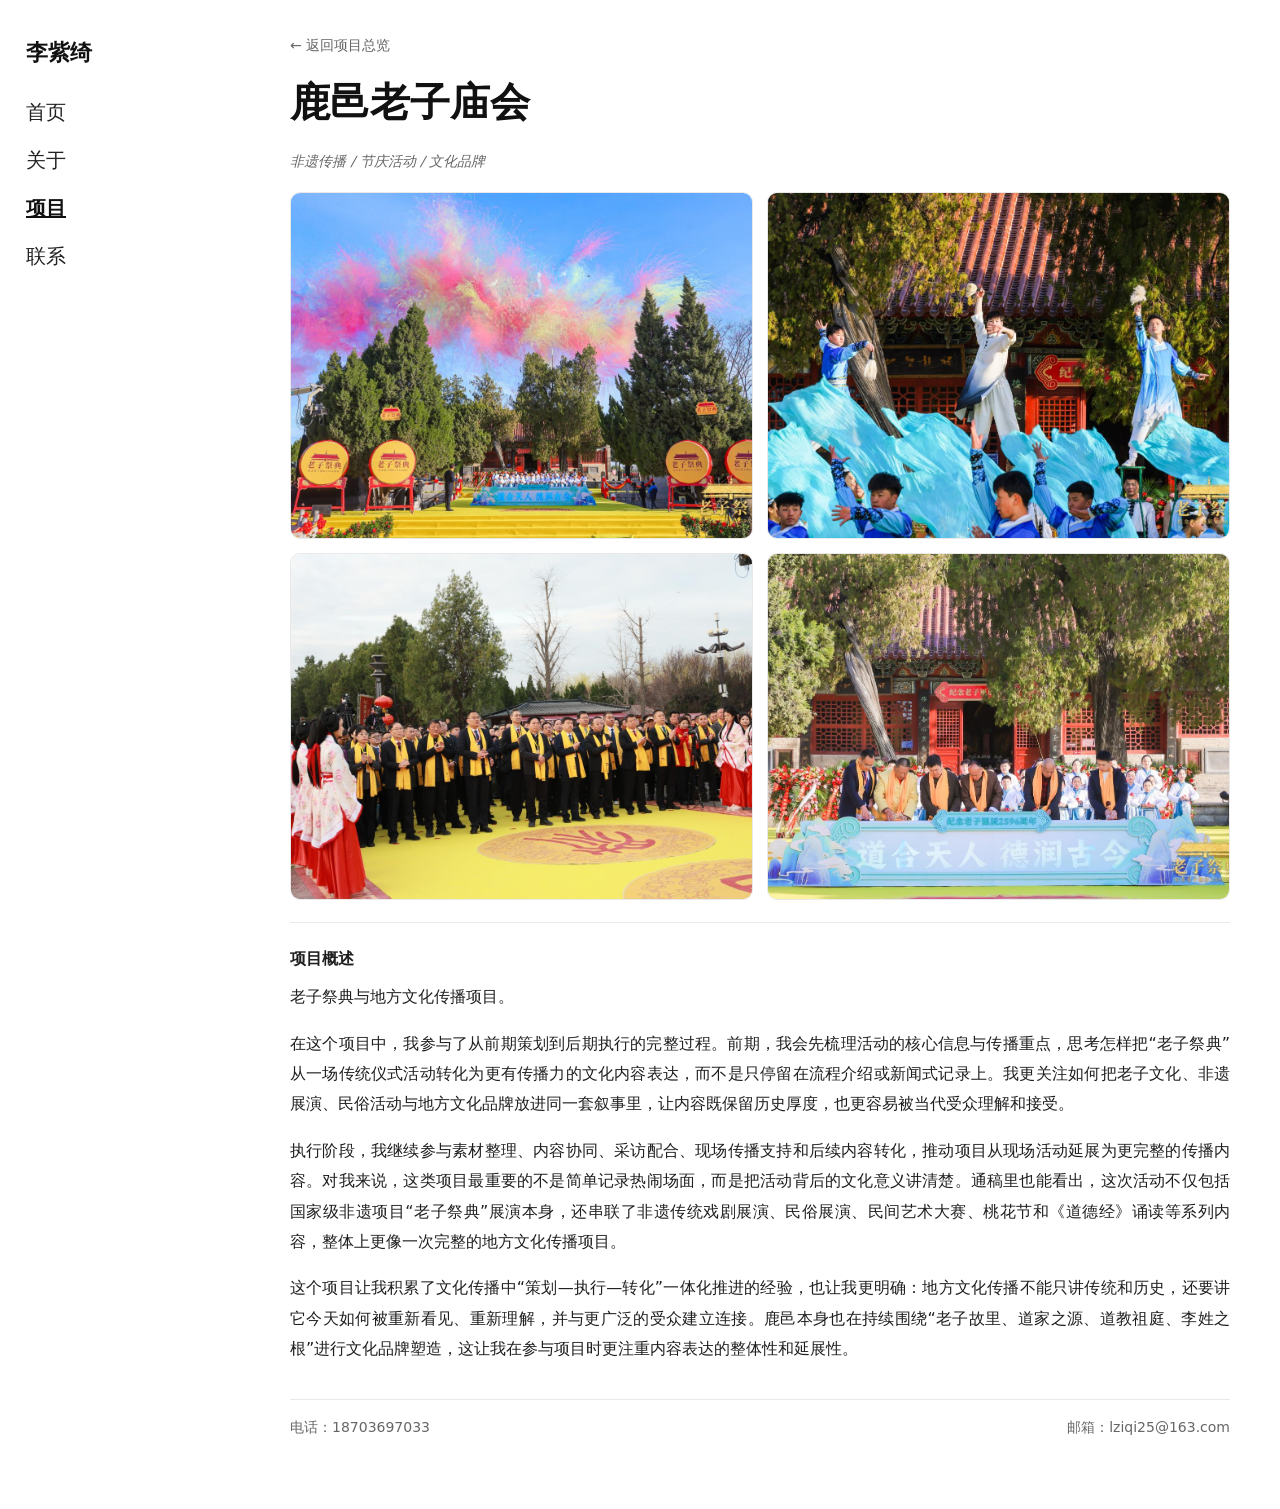
<file: case-laozi.html>
<!DOCTYPE html>
<html lang="zh-CN">
<head>
  <meta charset="UTF-8" />
  <meta name="viewport" content="width=device-width, initial-scale=1.0" />
  <title>李紫绮 | 鹿邑老子庙会</title>
  <link rel="stylesheet" href="styles.css" />
</head>
<body class="left-nav-layout">
  <header class="topbar font-sans">
    <div class="wrap topbar-inner">
      <div class="site-title"><a href="index.html">李紫绮</a></div>
      <nav class="nav">
        <a href="index.html">首页</a>
        <a href="about.html">关于</a>
        <a href="words.html" aria-current="page">项目</a>
        <a href="contact.html">联系</a>
      </nav>
    </div>
  </header>

  <main class="wrap page font-sans">
    <p class="case-back"><a href="words.html">← 返回项目总览</a></p>
    <h1 class="page-title">鹿邑老子庙会</h1>
    <p class="byline">非遗传播 / 节庆活动 / 文化品牌</p>

    <div class="case-gallery">
      <img src="IMG_7443.JPG" alt="鹿邑老子庙会项目图片1" />
      <img src="IMG_7444.JPG" alt="鹿邑老子庙会项目图片2" />
      <img src="IMG_7445.JPG" alt="鹿邑老子庙会项目图片3" />
      <img src="IMG_7446.JPG" alt="鹿邑老子庙会项目图片4" />
    </div>

    <div class="rule"></div>

    <article class="prose case-prose">
      <div class="section-head">项目概述</div>
      <p>老子祭典与地方文化传播项目。</p>
      <p>在这个项目中，我参与了从前期策划到后期执行的完整过程。前期，我会先梳理活动的核心信息与传播重点，思考怎样把“老子祭典”从一场传统仪式活动转化为更有传播力的文化内容表达，而不是只停留在流程介绍或新闻式记录上。我更关注如何把老子文化、非遗展演、民俗活动与地方文化品牌放进同一套叙事里，让内容既保留历史厚度，也更容易被当代受众理解和接受。</p>
      <p>执行阶段，我继续参与素材整理、内容协同、采访配合、现场传播支持和后续内容转化，推动项目从现场活动延展为更完整的传播内容。对我来说，这类项目最重要的不是简单记录热闹场面，而是把活动背后的文化意义讲清楚。通稿里也能看出，这次活动不仅包括国家级非遗项目“老子祭典”展演本身，还串联了非遗传统戏剧展演、民俗展演、民间艺术大赛、桃花节和《道德经》诵读等系列内容，整体上更像一次完整的地方文化传播项目。</p>
      <p>这个项目让我积累了文化传播中“策划—执行—转化”一体化推进的经验，也让我更明确：地方文化传播不能只讲传统和历史，还要讲它今天如何被重新看见、重新理解，并与更广泛的受众建立连接。鹿邑本身也在持续围绕“老子故里、道家之源、道教祖庭、李姓之根”进行文化品牌塑造，这让我在参与项目时更注重内容表达的整体性和延展性。</p>
    </article>

    <div class="footer">
      <span>电话：18703697033</span>
      <span>邮箱：lziqi25@163.com</span>
    </div>
  </main>
</body>
</html>
</file>
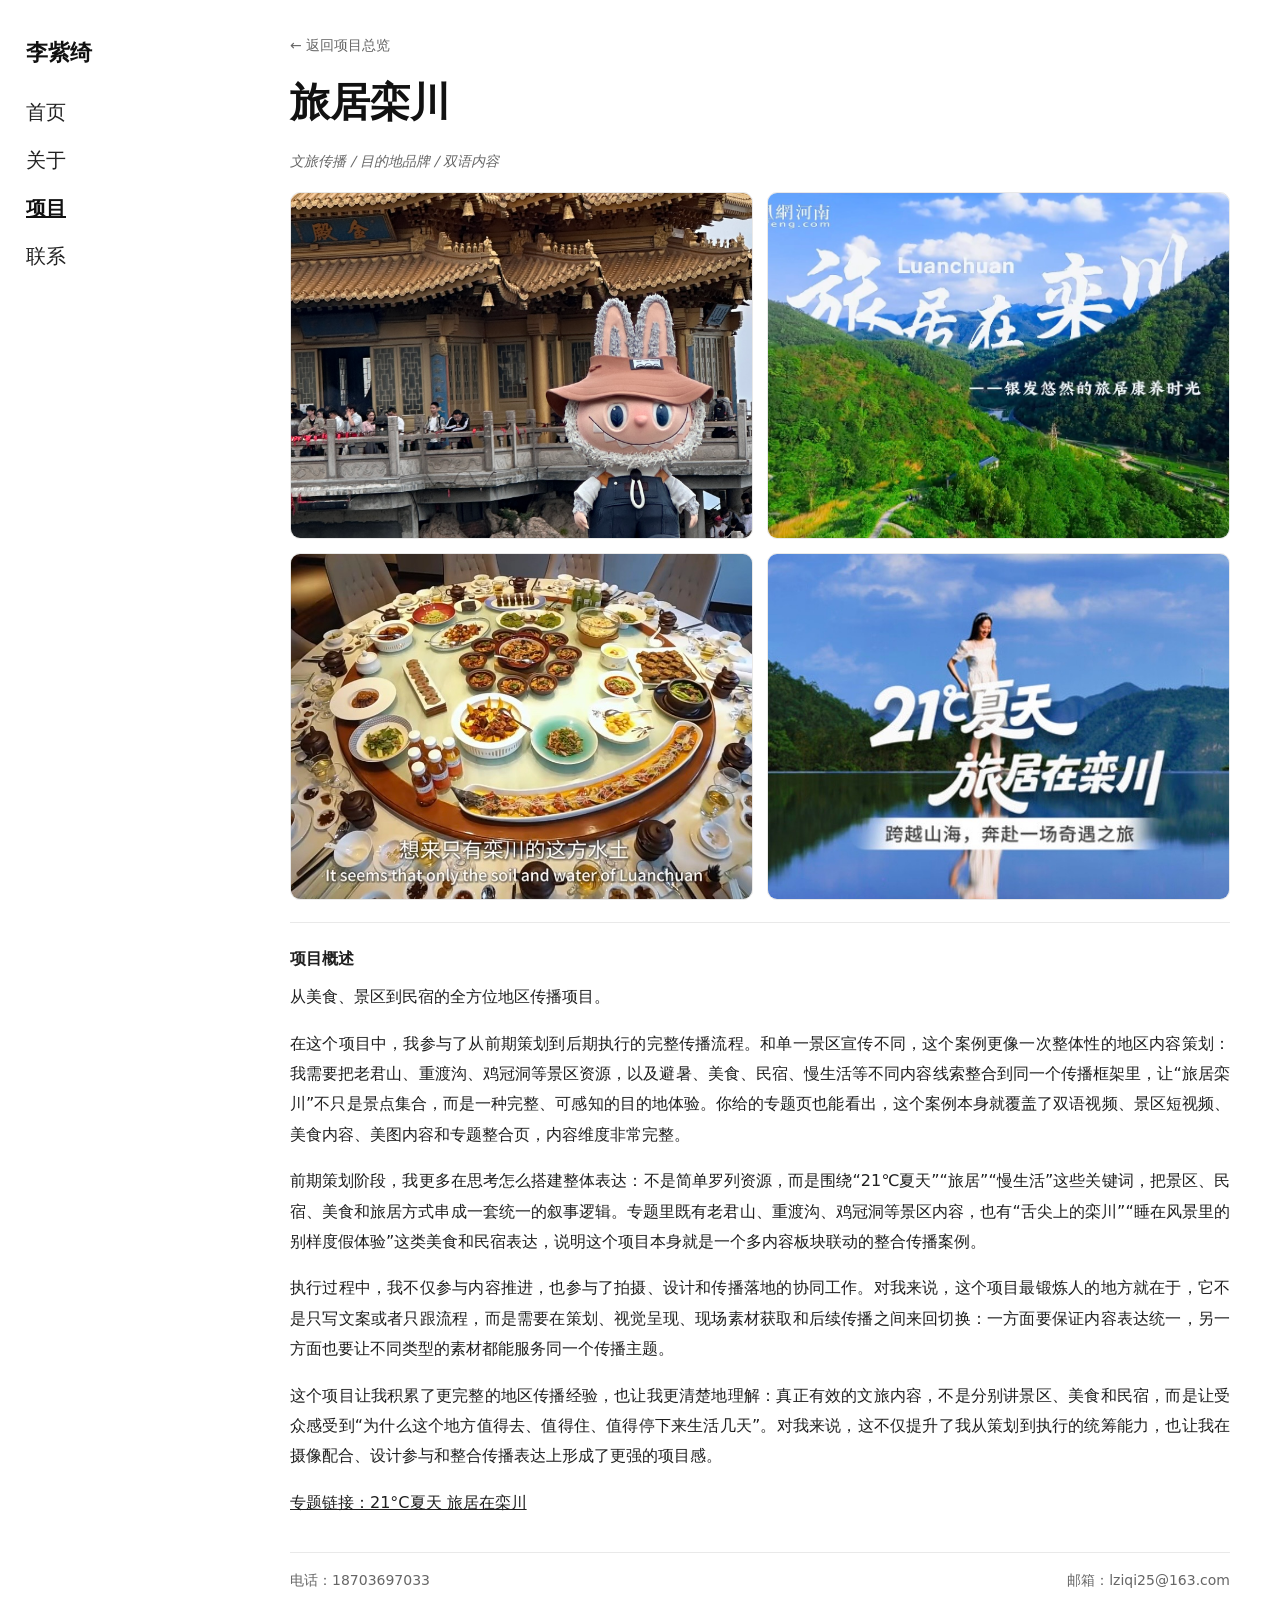
<file: case-luanchuan.html>
<!DOCTYPE html>
<html lang="zh-CN">
<head>
  <meta charset="UTF-8" />
  <meta name="viewport" content="width=device-width, initial-scale=1.0" />
  <title>李紫绮 | 旅居栾川</title>
  <link rel="stylesheet" href="styles.css" />
</head>
<body class="left-nav-layout">
  <header class="topbar font-sans">
    <div class="wrap topbar-inner">
      <div class="site-title"><a href="index.html">李紫绮</a></div>
      <nav class="nav">
        <a href="index.html">首页</a>
        <a href="about.html">关于</a>
        <a href="words.html" aria-current="page">项目</a>
        <a href="contact.html">联系</a>
      </nav>
    </div>
  </header>

  <main class="wrap page font-sans">
    <p class="case-back"><a href="words.html">← 返回项目总览</a></p>
    <h1 class="page-title">旅居栾川</h1>
    <p class="byline">文旅传播 / 目的地品牌 / 双语内容</p>

    <div class="case-gallery">
      <img src="IMG_1974.JPG" alt="旅居栾川项目图片1" />
      <img src="IMG_7423.jpg" alt="旅居栾川项目图片2" />
      <img src="IMG_7430.jpg" alt="旅居栾川项目图片3" />
      <img src="IMG_7432.jpg" alt="旅居栾川项目图片4" />
    </div>

    <div class="rule"></div>

    <article class="prose case-prose">
      <div class="section-head">项目概述</div>
      <p>从美食、景区到民宿的全方位地区传播项目。</p>
      <p>在这个项目中，我参与了从前期策划到后期执行的完整传播流程。和单一景区宣传不同，这个案例更像一次整体性的地区内容策划：我需要把老君山、重渡沟、鸡冠洞等景区资源，以及避暑、美食、民宿、慢生活等不同内容线索整合到同一个传播框架里，让“旅居栾川”不只是景点集合，而是一种完整、可感知的目的地体验。你给的专题页也能看出，这个案例本身就覆盖了双语视频、景区短视频、美食内容、美图内容和专题整合页，内容维度非常完整。</p>
      <p>前期策划阶段，我更多在思考怎么搭建整体表达：不是简单罗列资源，而是围绕“21℃夏天”“旅居”“慢生活”这些关键词，把景区、民宿、美食和旅居方式串成一套统一的叙事逻辑。专题里既有老君山、重渡沟、鸡冠洞等景区内容，也有“舌尖上的栾川”“睡在风景里的别样度假体验”这类美食和民宿表达，说明这个项目本身就是一个多内容板块联动的整合传播案例。</p>
      <p>执行过程中，我不仅参与内容推进，也参与了拍摄、设计和传播落地的协同工作。对我来说，这个项目最锻炼人的地方就在于，它不是只写文案或者只跟流程，而是需要在策划、视觉呈现、现场素材获取和后续传播之间来回切换：一方面要保证内容表达统一，另一方面也要让不同类型的素材都能服务同一个传播主题。</p>
      <p>这个项目让我积累了更完整的地区传播经验，也让我更清楚地理解：真正有效的文旅内容，不是分别讲景区、美食和民宿，而是让受众感受到“为什么这个地方值得去、值得住、值得停下来生活几天”。对我来说，这不仅提升了我从策划到执行的统筹能力，也让我在摄像配合、设计参与和整合传播表达上形成了更强的项目感。</p>
      <p><a href="https://ishare.ifeng.com/c/s/8kVB9BqyrIG?aman=409233Ad79K08e8c31L49ee624Na00u7e8q250040e&gud=1a204P166A279S800p000E004" target="_blank" rel="noopener noreferrer">专题链接：21°C夏天 旅居在栾川</a></p>
    </article>

    <div class="footer">
      <span>电话：18703697033</span>
      <span>邮箱：lziqi25@163.com</span>
    </div>
  </main>
</body>
</html>
</file>
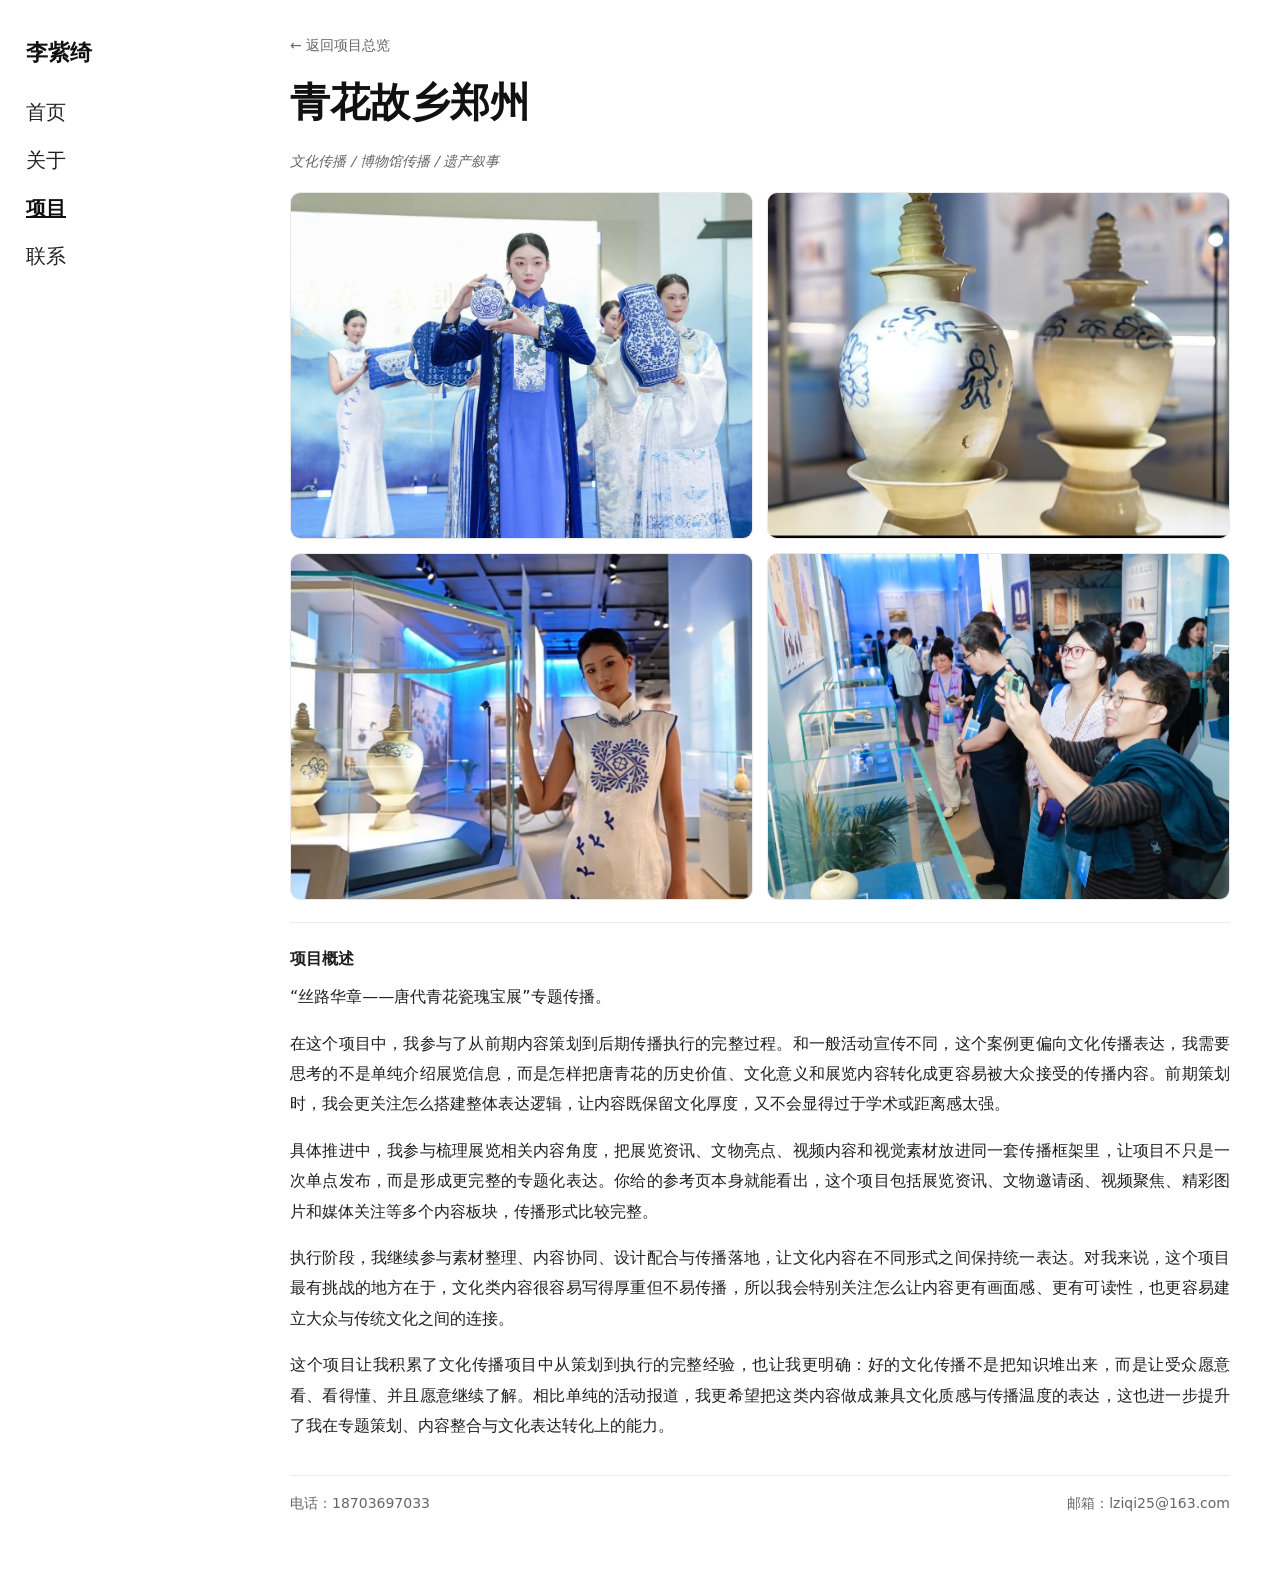
<file: case-qinghua.html>
<!DOCTYPE html>
<html lang="zh-CN">
<head>
  <meta charset="UTF-8" />
  <meta name="viewport" content="width=device-width, initial-scale=1.0" />
  <title>李紫绮 | 青花故乡郑州</title>
  <link rel="stylesheet" href="styles.css" />
</head>
<body class="left-nav-layout">
  <header class="topbar font-sans">
    <div class="wrap topbar-inner">
      <div class="site-title"><a href="index.html">李紫绮</a></div>
      <nav class="nav">
        <a href="index.html">首页</a>
        <a href="about.html">关于</a>
        <a href="words.html" aria-current="page">项目</a>
        <a href="contact.html">联系</a>
      </nav>
    </div>
  </header>

  <main class="wrap page font-sans">
    <p class="case-back"><a href="words.html">← 返回项目总览</a></p>
    <h1 class="page-title">青花故乡郑州</h1>
    <p class="byline">文化传播 / 博物馆传播 / 遗产叙事</p>

    <div class="case-gallery">
      <img src="IMG_7437.jpg" alt="青花故乡郑州项目图片1" />
      <img src="IMG_7439.jpg" alt="青花故乡郑州项目图片2" />
      <img src="IMG_7440.jpg" alt="青花故乡郑州项目图片3" />
      <img src="IMG_7442.jpg" alt="青花故乡郑州项目图片4" />
    </div>

    <div class="rule"></div>

    <article class="prose case-prose">
      <div class="section-head">项目概述</div>
      <p>“丝路华章——唐代青花瓷瑰宝展”专题传播。</p>
      <p>在这个项目中，我参与了从前期内容策划到后期传播执行的完整过程。和一般活动宣传不同，这个案例更偏向文化传播表达，我需要思考的不是单纯介绍展览信息，而是怎样把唐青花的历史价值、文化意义和展览内容转化成更容易被大众接受的传播内容。前期策划时，我会更关注怎么搭建整体表达逻辑，让内容既保留文化厚度，又不会显得过于学术或距离感太强。</p>
      <p>具体推进中，我参与梳理展览相关内容角度，把展览资讯、文物亮点、视频内容和视觉素材放进同一套传播框架里，让项目不只是一次单点发布，而是形成更完整的专题化表达。你给的参考页本身就能看出，这个项目包括展览资讯、文物邀请函、视频聚焦、精彩图片和媒体关注等多个内容板块，传播形式比较完整。</p>
      <p>执行阶段，我继续参与素材整理、内容协同、设计配合与传播落地，让文化内容在不同形式之间保持统一表达。对我来说，这个项目最有挑战的地方在于，文化类内容很容易写得厚重但不易传播，所以我会特别关注怎么让内容更有画面感、更有可读性，也更容易建立大众与传统文化之间的连接。</p>
      <p>这个项目让我积累了文化传播项目中从策划到执行的完整经验，也让我更明确：好的文化传播不是把知识堆出来，而是让受众愿意看、看得懂、并且愿意继续了解。相比单纯的活动报道，我更希望把这类内容做成兼具文化质感与传播温度的表达，这也进一步提升了我在专题策划、内容整合与文化表达转化上的能力。</p>
    </article>

    <div class="footer">
      <span>电话：18703697033</span>
      <span>邮箱：lziqi25@163.com</span>
    </div>
  </main>
</body>
</html>
</file>
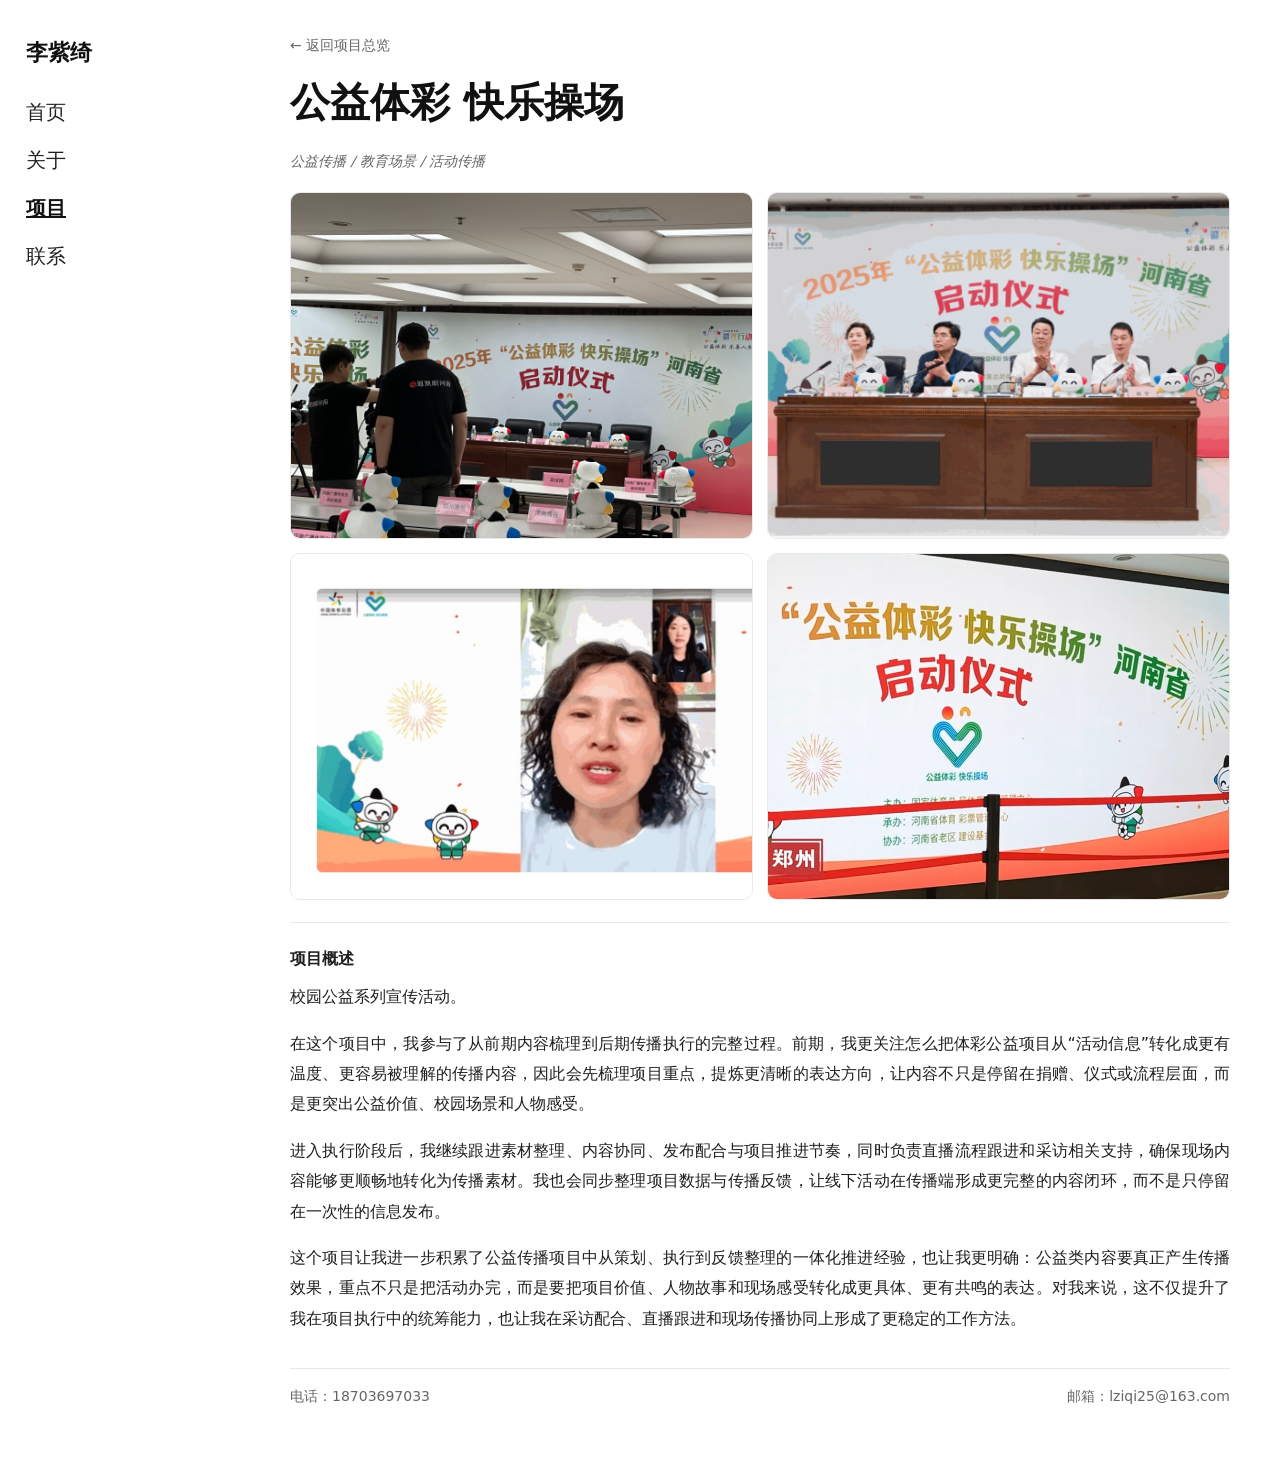
<file: case-ticai.html>
<!DOCTYPE html>
<html lang="zh-CN">
<head>
  <meta charset="UTF-8" />
  <meta name="viewport" content="width=device-width, initial-scale=1.0" />
  <title>李紫绮 | 公益体彩 快乐操场</title>
  <link rel="stylesheet" href="styles.css" />
</head>
<body class="left-nav-layout">
  <header class="topbar font-sans">
    <div class="wrap topbar-inner">
      <div class="site-title"><a href="index.html">李紫绮</a></div>
      <nav class="nav">
        <a href="index.html">首页</a>
        <a href="about.html">关于</a>
        <a href="words.html" aria-current="page">项目</a>
        <a href="contact.html">联系</a>
      </nav>
    </div>
  </header>

  <main class="wrap page font-sans">
    <p class="case-back"><a href="words.html">← 返回项目总览</a></p>
    <h1 class="page-title">公益体彩 快乐操场</h1>
    <p class="byline">公益传播 / 教育场景 / 活动传播</p>

    <div class="case-gallery">
      <img src="IMG_0602.JPG" alt="公益体彩快乐操场项目图片1" />
      <img src="IMG_7418.jpg" alt="公益体彩快乐操场项目图片2" />
      <img src="IMG_7419.jpg" alt="公益体彩快乐操场项目图片3" />
      <img src="IMG_7422.jpg" alt="公益体彩快乐操场项目图片4" />
    </div>

    <div class="rule"></div>

    <article class="prose case-prose">
      <div class="section-head">项目概述</div>
      <p>校园公益系列宣传活动。</p>
      <p>在这个项目中，我参与了从前期内容梳理到后期传播执行的完整过程。前期，我更关注怎么把体彩公益项目从“活动信息”转化成更有温度、更容易被理解的传播内容，因此会先梳理项目重点，提炼更清晰的表达方向，让内容不只是停留在捐赠、仪式或流程层面，而是更突出公益价值、校园场景和人物感受。</p>
      <p>进入执行阶段后，我继续跟进素材整理、内容协同、发布配合与项目推进节奏，同时负责直播流程跟进和采访相关支持，确保现场内容能够更顺畅地转化为传播素材。我也会同步整理项目数据与传播反馈，让线下活动在传播端形成更完整的内容闭环，而不是只停留在一次性的信息发布。</p>
      <p>这个项目让我进一步积累了公益传播项目中从策划、执行到反馈整理的一体化推进经验，也让我更明确：公益类内容要真正产生传播效果，重点不只是把活动办完，而是要把项目价值、人物故事和现场感受转化成更具体、更有共鸣的表达。对我来说，这不仅提升了我在项目执行中的统筹能力，也让我在采访配合、直播跟进和现场传播协同上形成了更稳定的工作方法。</p>
    </article>

    <div class="footer">
      <span>电话：18703697033</span>
      <span>邮箱：lziqi25@163.com</span>
    </div>
  </main>
</body>
</html>
</file>
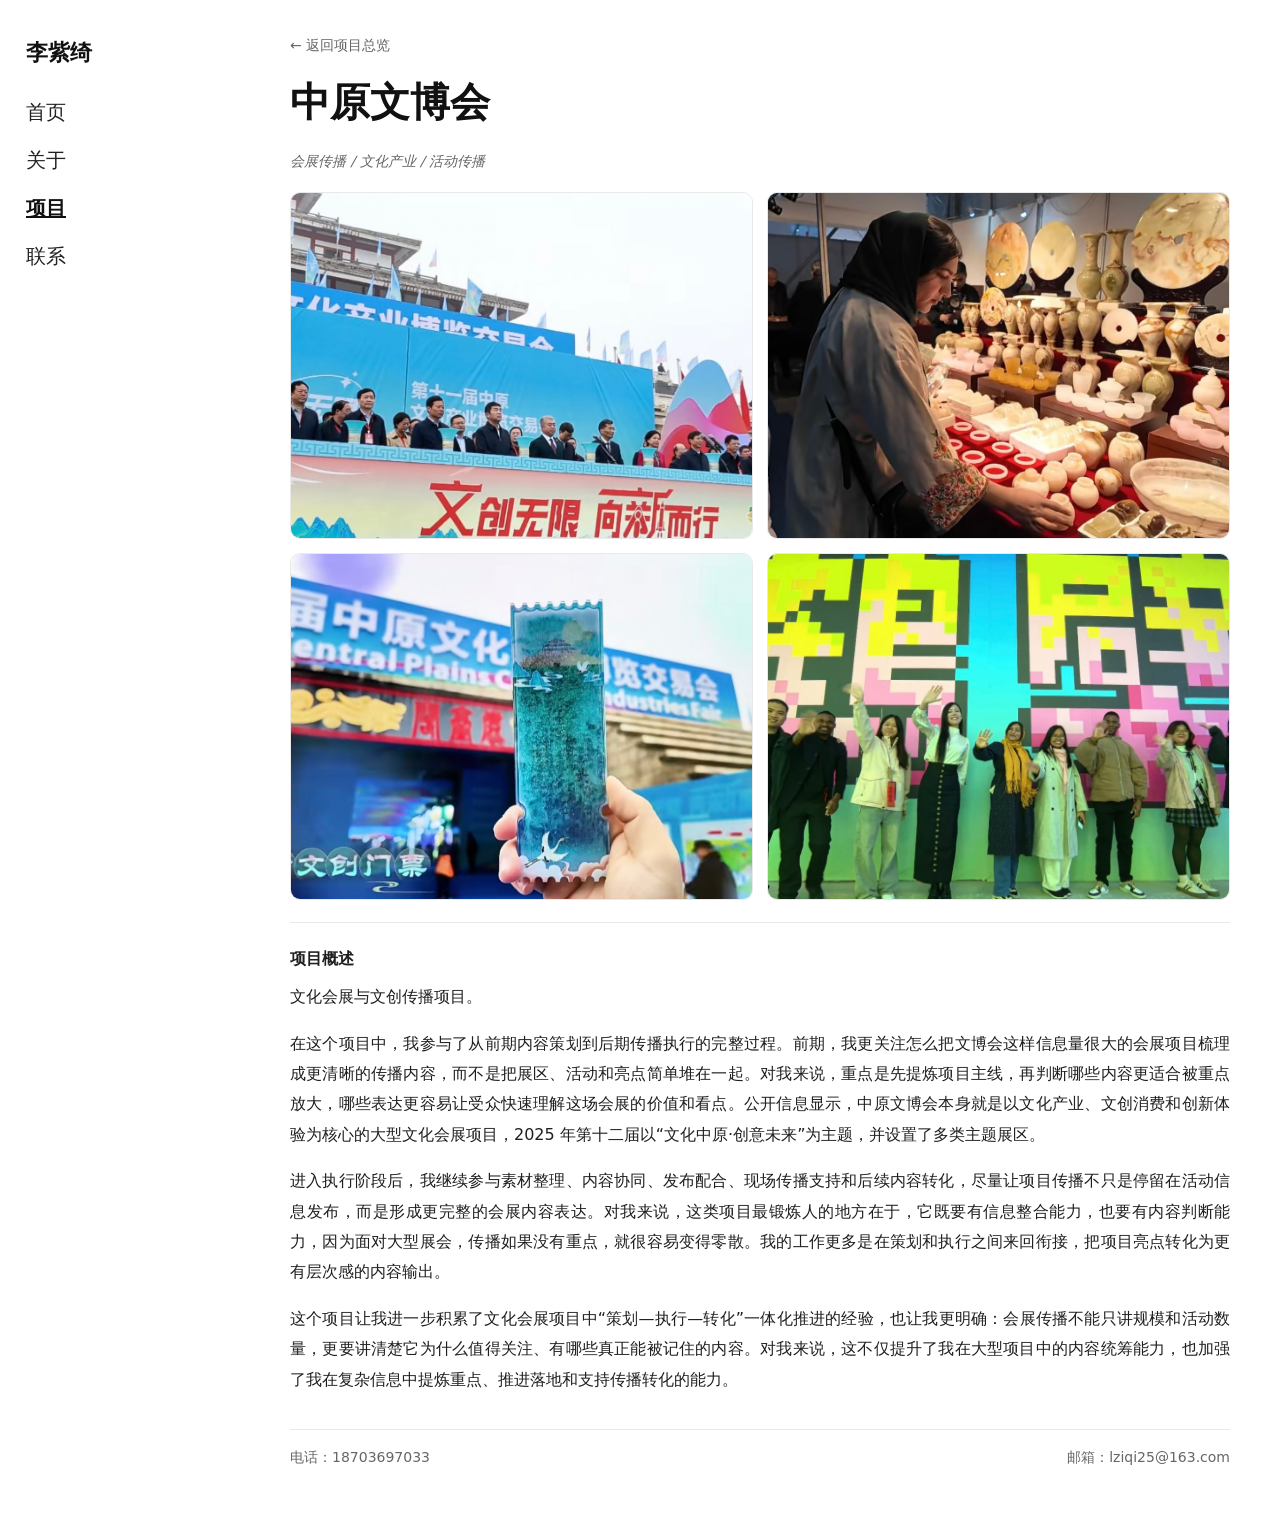
<file: case-wenbohui.html>
<!DOCTYPE html>
<html lang="zh-CN">
<head>
  <meta charset="UTF-8" />
  <meta name="viewport" content="width=device-width, initial-scale=1.0" />
  <title>李紫绮 | 中原文博会</title>
  <link rel="stylesheet" href="styles.css" />
</head>
<body class="left-nav-layout">
  <header class="topbar font-sans">
    <div class="wrap topbar-inner">
      <div class="site-title"><a href="index.html">李紫绮</a></div>
      <nav class="nav">
        <a href="index.html">首页</a>
        <a href="about.html">关于</a>
        <a href="words.html" aria-current="page">项目</a>
        <a href="contact.html">联系</a>
      </nav>
    </div>
  </header>

  <main class="wrap page font-sans">
    <p class="case-back"><a href="words.html">← 返回项目总览</a></p>
    <h1 class="page-title">中原文博会</h1>
    <p class="byline">会展传播 / 文化产业 / 活动传播</p>

    <div class="case-gallery">
      <img src="IMG_7448.jpg" alt="中原文博会项目图片1" />
      <img src="IMG_7449.jpg" alt="中原文博会项目图片2" />
      <img src="IMG_7452.jpg" alt="中原文博会项目图片3" />
      <img src="IMG_9368.jpg" alt="中原文博会项目图片4" />
    </div>

    <div class="rule"></div>

    <article class="prose case-prose">
      <div class="section-head">项目概述</div>
      <p>文化会展与文创传播项目。</p>
      <p>在这个项目中，我参与了从前期内容策划到后期传播执行的完整过程。前期，我更关注怎么把文博会这样信息量很大的会展项目梳理成更清晰的传播内容，而不是把展区、活动和亮点简单堆在一起。对我来说，重点是先提炼项目主线，再判断哪些内容更适合被重点放大，哪些表达更容易让受众快速理解这场会展的价值和看点。公开信息显示，中原文博会本身就是以文化产业、文创消费和创新体验为核心的大型文化会展项目，2025 年第十二届以“文化中原·创意未来”为主题，并设置了多类主题展区。</p>
      <p>进入执行阶段后，我继续参与素材整理、内容协同、发布配合、现场传播支持和后续内容转化，尽量让项目传播不只是停留在活动信息发布，而是形成更完整的会展内容表达。对我来说，这类项目最锻炼人的地方在于，它既要有信息整合能力，也要有内容判断能力，因为面对大型展会，传播如果没有重点，就很容易变得零散。我的工作更多是在策划和执行之间来回衔接，把项目亮点转化为更有层次感的内容输出。</p>
      <p>这个项目让我进一步积累了文化会展项目中“策划—执行—转化”一体化推进的经验，也让我更明确：会展传播不能只讲规模和活动数量，更要讲清楚它为什么值得关注、有哪些真正能被记住的内容。对我来说，这不仅提升了我在大型项目中的内容统筹能力，也加强了我在复杂信息中提炼重点、推进落地和支持传播转化的能力。</p>
    </article>

    <div class="footer">
      <span>电话：18703697033</span>
      <span>邮箱：lziqi25@163.com</span>
    </div>
  </main>
</body>
</html>
</file>
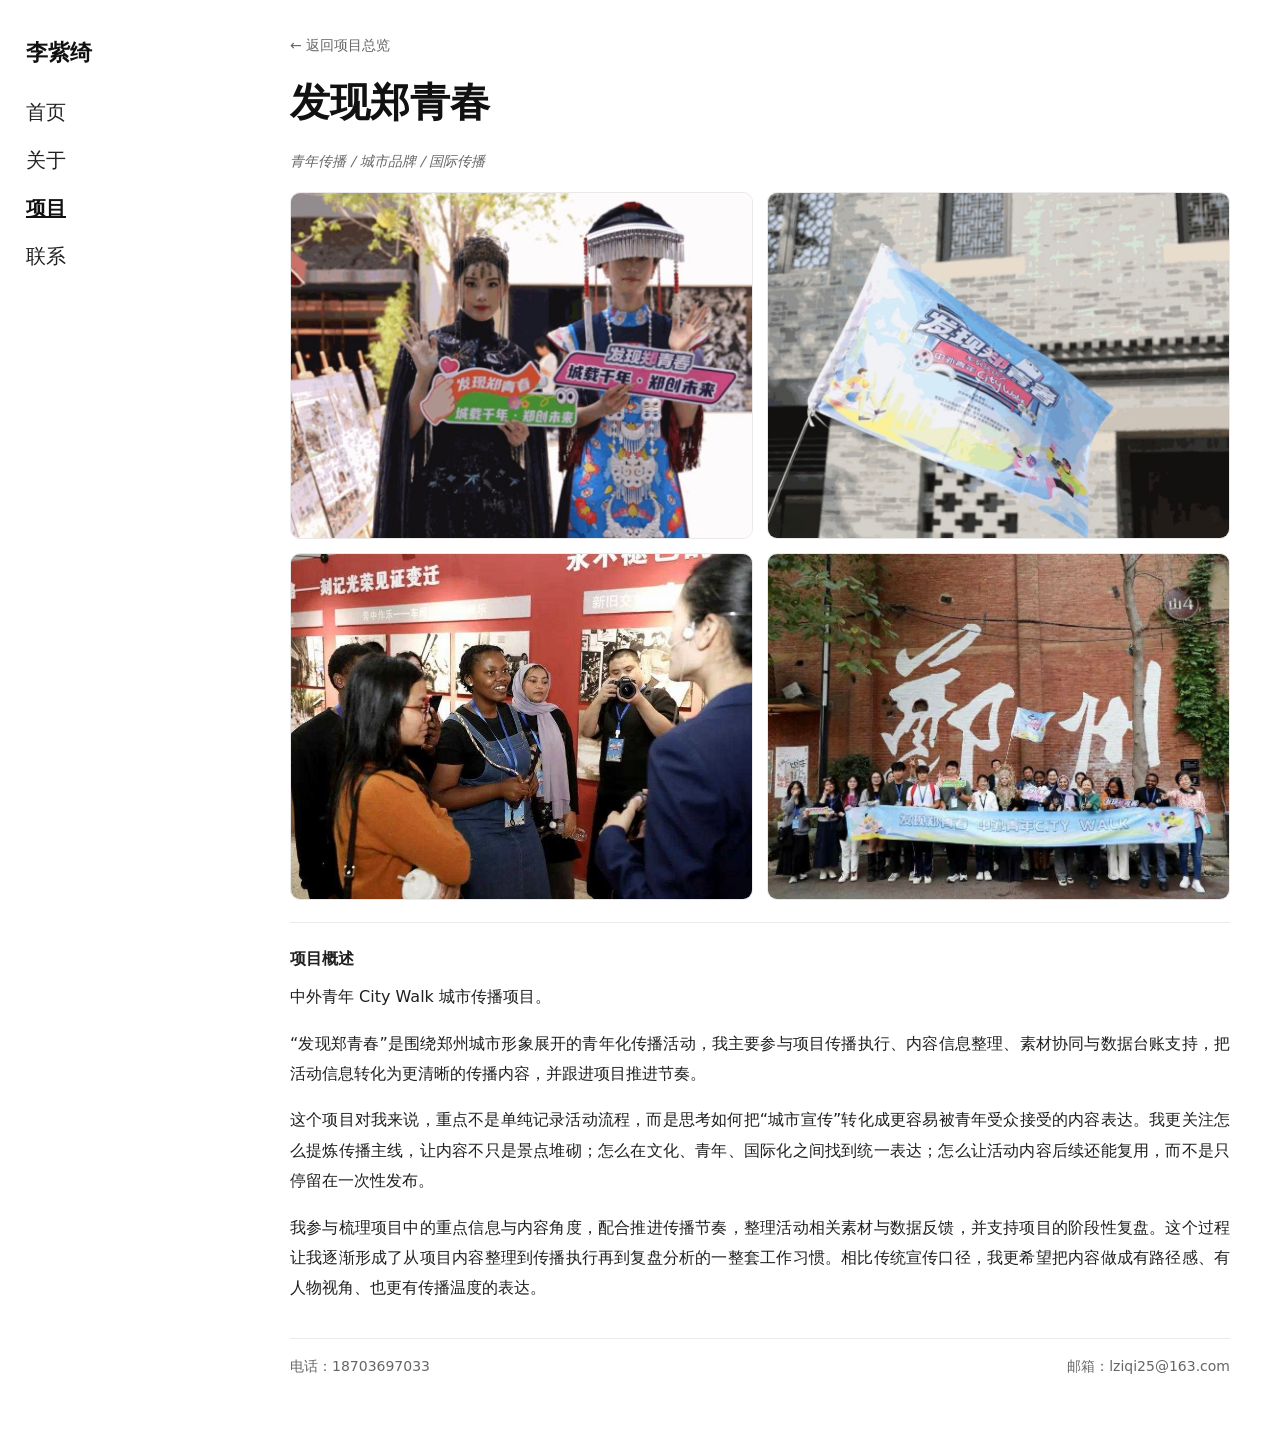
<file: case-zhengqingchun.html>
<!DOCTYPE html>
<html lang="zh-CN">
<head>
  <meta charset="UTF-8" />
  <meta name="viewport" content="width=device-width, initial-scale=1.0" />
  <title>李紫绮 | 发现郑青春</title>
  <link rel="stylesheet" href="styles.css" />
</head>
<body class="left-nav-layout">
  <header class="topbar font-sans">
    <div class="wrap topbar-inner">
      <div class="site-title"><a href="index.html">李紫绮</a></div>
      <nav class="nav">
        <a href="index.html">首页</a>
        <a href="about.html">关于</a>
        <a href="words.html" aria-current="page">项目</a>
        <a href="contact.html">联系</a>
      </nav>
    </div>
  </header>

  <main class="wrap page font-sans">
    <p class="case-back"><a href="words.html">← 返回项目总览</a></p>
    <h1 class="page-title">发现郑青春</h1>
    <p class="byline">青年传播 / 城市品牌 / 国际传播</p>

    <div class="case-gallery">
      <img src="IMG_7412.jpg" alt="发现郑青春项目图片1" />
      <img src="IMG_7413.jpg" alt="发现郑青春项目图片2" />
      <img src="IMG_7416.jpg" alt="发现郑青春项目图片3" />
      <img src="IMG_7417.jpg" alt="发现郑青春项目图片4" />
    </div>

    <div class="rule"></div>

    <article class="prose case-prose">
      <div class="section-head">项目概述</div>
      <p>中外青年 City Walk 城市传播项目。</p>
      <p>“发现郑青春”是围绕郑州城市形象展开的青年化传播活动，我主要参与项目传播执行、内容信息整理、素材协同与数据台账支持，把活动信息转化为更清晰的传播内容，并跟进项目推进节奏。</p>
      <p>这个项目对我来说，重点不是单纯记录活动流程，而是思考如何把“城市宣传”转化成更容易被青年受众接受的内容表达。我更关注怎么提炼传播主线，让内容不只是景点堆砌；怎么在文化、青年、国际化之间找到统一表达；怎么让活动内容后续还能复用，而不是只停留在一次性发布。</p>
      <p>我参与梳理项目中的重点信息与内容角度，配合推进传播节奏，整理活动相关素材与数据反馈，并支持项目的阶段性复盘。这个过程让我逐渐形成了从项目内容整理到传播执行再到复盘分析的一整套工作习惯。相比传统宣传口径，我更希望把内容做成有路径感、有人物视角、也更有传播温度的表达。</p>
    </article>

    <div class="footer">
      <span>电话：18703697033</span>
      <span>邮箱：lziqi25@163.com</span>
    </div>
  </main>
</body>
</html>
</file>
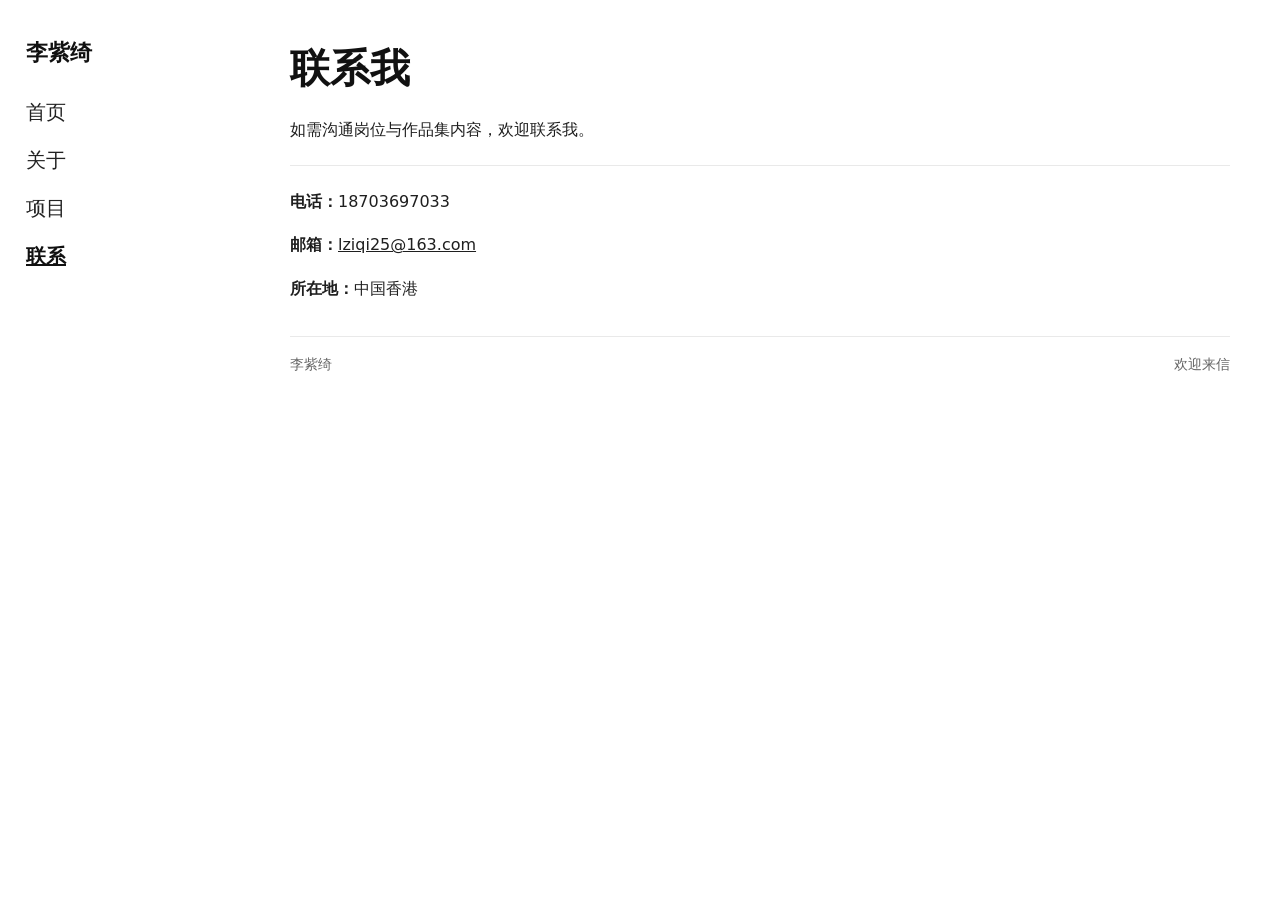
<file: contact.html>
<!DOCTYPE html>
<html lang="zh-CN">
<head>
  <meta charset="UTF-8" />
  <meta name="viewport" content="width=device-width, initial-scale=1.0" />
  <title>李紫绮 | 联系</title>
  <link rel="stylesheet" href="styles.css" />
</head>
<body class="left-nav-layout">
  <header class="topbar font-sans">
    <div class="wrap topbar-inner">
      <div class="site-title"><a href="index.html">李紫绮</a></div>
      <nav class="nav">
        <a href="index.html">首页</a>
        <a href="about.html">关于</a>
        <a href="words.html">项目</a>
        <a href="contact.html" aria-current="page">联系</a>
      </nav>
    </div>
  </header>

  <main class="wrap page font-sans">
    <h1 class="page-title">联系我</h1>

    <div class="prose">
      <p>如需沟通岗位与作品集内容，欢迎联系我。</p>
    </div>

    <div class="rule"></div>

    <div class="prose">
      <p><strong>电话：</strong>18703697033</p>
      <p><strong>邮箱：</strong><a href="mailto:lziqi25@163.com">lziqi25@163.com</a></p>
      <p><strong>所在地：</strong>中国香港</p>
    </div>

    <div class="footer">
      <span>李紫绮</span>
      <span>欢迎来信</span>
    </div>
  </main>
</body>
</html>
</file>
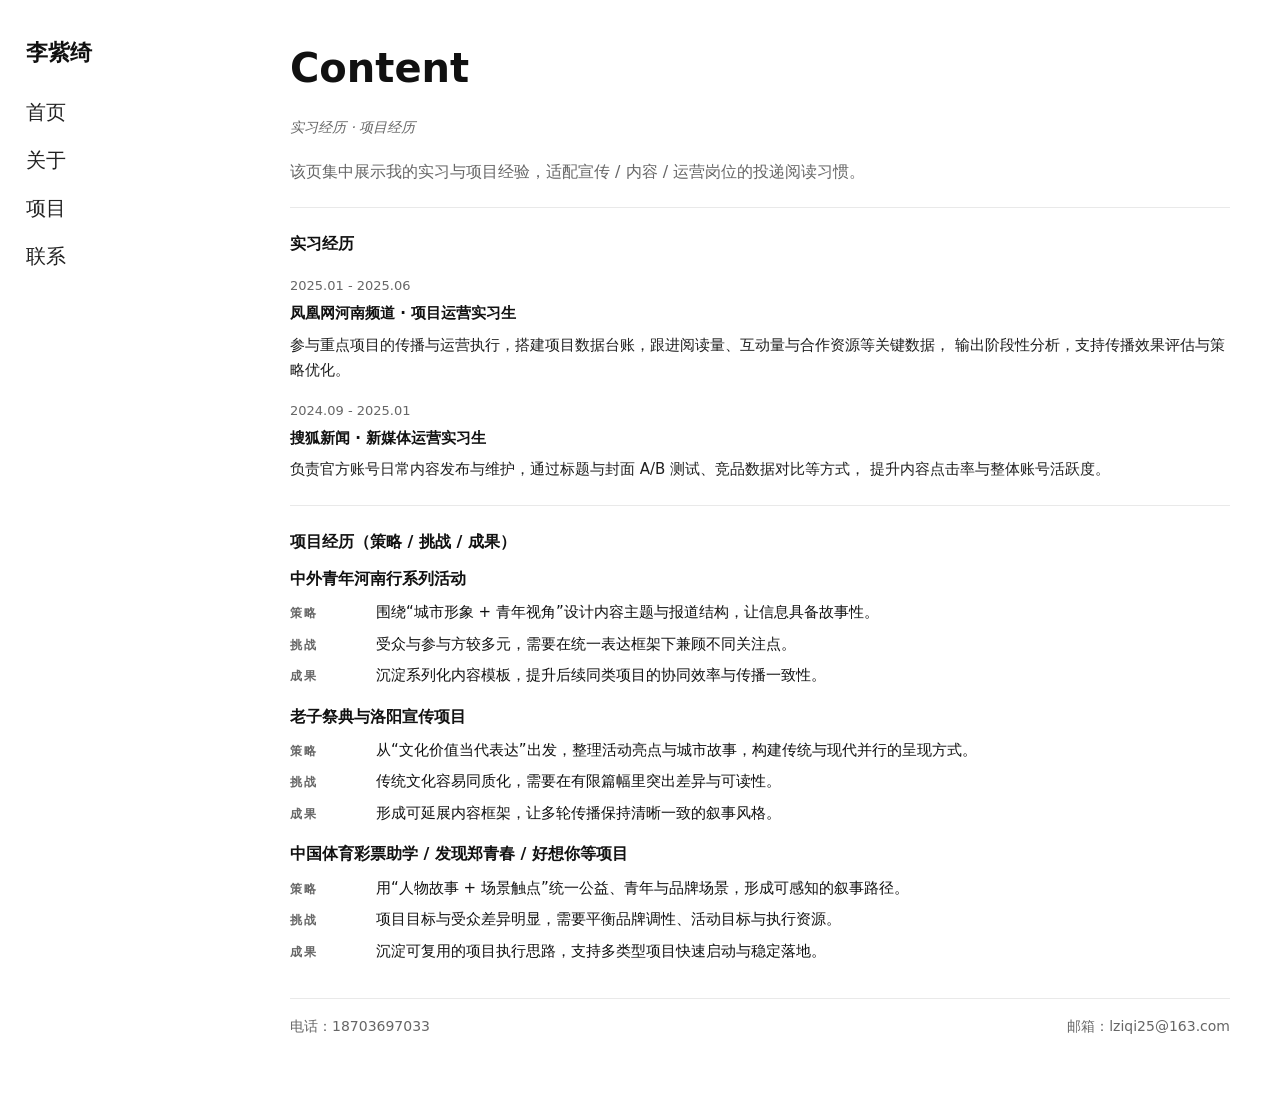
<file: content.html>
<!DOCTYPE html>
<html lang="zh-CN">
<head>
  <meta charset="UTF-8" />
  <meta name="viewport" content="width=device-width, initial-scale=1.0" />
  <title>李紫绮 | 核心内容</title>
  <link rel="stylesheet" href="styles.css" />
</head>
<body class="left-nav-layout">
  <header class="topbar font-sans">
    <div class="wrap topbar-inner">
      <div class="site-title"><a href="index.html">李紫绮</a></div>
      <nav class="nav">
        <a href="index.html">首页</a>
        <a href="about.html">关于</a>
        <a href="words.html">项目</a>
        <a href="contact.html">联系</a>
      </nav>
    </div>
  </header>

  <main class="wrap page font-sans">
    <h1 class="page-title">Content</h1>
    <p class="byline">实习经历 · 项目经历</p>

    <div class="prose">
      <p style="color:var(--muted);">
        该页集中展示我的实习与项目经验，适配宣传 / 内容 / 运营岗位的投递阅读习惯。
      </p>
    </div>

    <div class="rule"></div>

    <section>
      <div class="section-head">实习经历</div>
      <div class="timeline">
        <div class="titem">
          <div class="tmeta">2025.01 - 2025.06</div>
          <div class="ttitle">凤凰网河南频道 · 项目运营实习生</div>
          <p class="tdesc">
            参与重点项目的传播与运营执行，搭建项目数据台账，跟进阅读量、互动量与合作资源等关键数据，
            输出阶段性分析，支持传播效果评估与策略优化。
          </p>
        </div>
        <div class="titem">
          <div class="tmeta">2024.09 - 2025.01</div>
          <div class="ttitle">搜狐新闻 · 新媒体运营实习生</div>
          <p class="tdesc">
            负责官方账号日常内容发布与维护，通过标题与封面 A/B 测试、竞品数据对比等方式，
            提升内容点击率与整体账号活跃度。
          </p>
        </div>
      </div>
    </section>

    <div class="rule"></div>

    <section>
      <div class="section-head">项目经历（策略 / 挑战 / 成果）</div>
      <div class="projects">
        <div class="project">
          <h3>中外青年河南行系列活动</h3>
          <div class="sar">
            <div class="sar-row"><b>策略</b><span>围绕“城市形象 + 青年视角”设计内容主题与报道结构，让信息具备故事性。</span></div>
            <div class="sar-row"><b>挑战</b><span>受众与参与方较多元，需要在统一表达框架下兼顾不同关注点。</span></div>
            <div class="sar-row"><b>成果</b><span>沉淀系列化内容模板，提升后续同类项目的协同效率与传播一致性。</span></div>
          </div>
        </div>

        <div class="project">
          <h3>老子祭典与洛阳宣传项目</h3>
          <div class="sar">
            <div class="sar-row"><b>策略</b><span>从“文化价值当代表达”出发，整理活动亮点与城市故事，构建传统与现代并行的呈现方式。</span></div>
            <div class="sar-row"><b>挑战</b><span>传统文化容易同质化，需要在有限篇幅里突出差异与可读性。</span></div>
            <div class="sar-row"><b>成果</b><span>形成可延展内容框架，让多轮传播保持清晰一致的叙事风格。</span></div>
          </div>
        </div>

        <div class="project">
          <h3>中国体育彩票助学 / 发现郑青春 / 好想你等项目</h3>
          <div class="sar">
            <div class="sar-row"><b>策略</b><span>用“人物故事 + 场景触点”统一公益、青年与品牌场景，形成可感知的叙事路径。</span></div>
            <div class="sar-row"><b>挑战</b><span>项目目标与受众差异明显，需要平衡品牌调性、活动目标与执行资源。</span></div>
            <div class="sar-row"><b>成果</b><span>沉淀可复用的项目执行思路，支持多类型项目快速启动与稳定落地。</span></div>
          </div>
        </div>
      </div>
    </section>

    <div class="footer">
      <span>电话：18703697033</span>
      <span>邮箱：lziqi25@163.com</span>
    </div>
  </main>
</body>
</html>
</file>
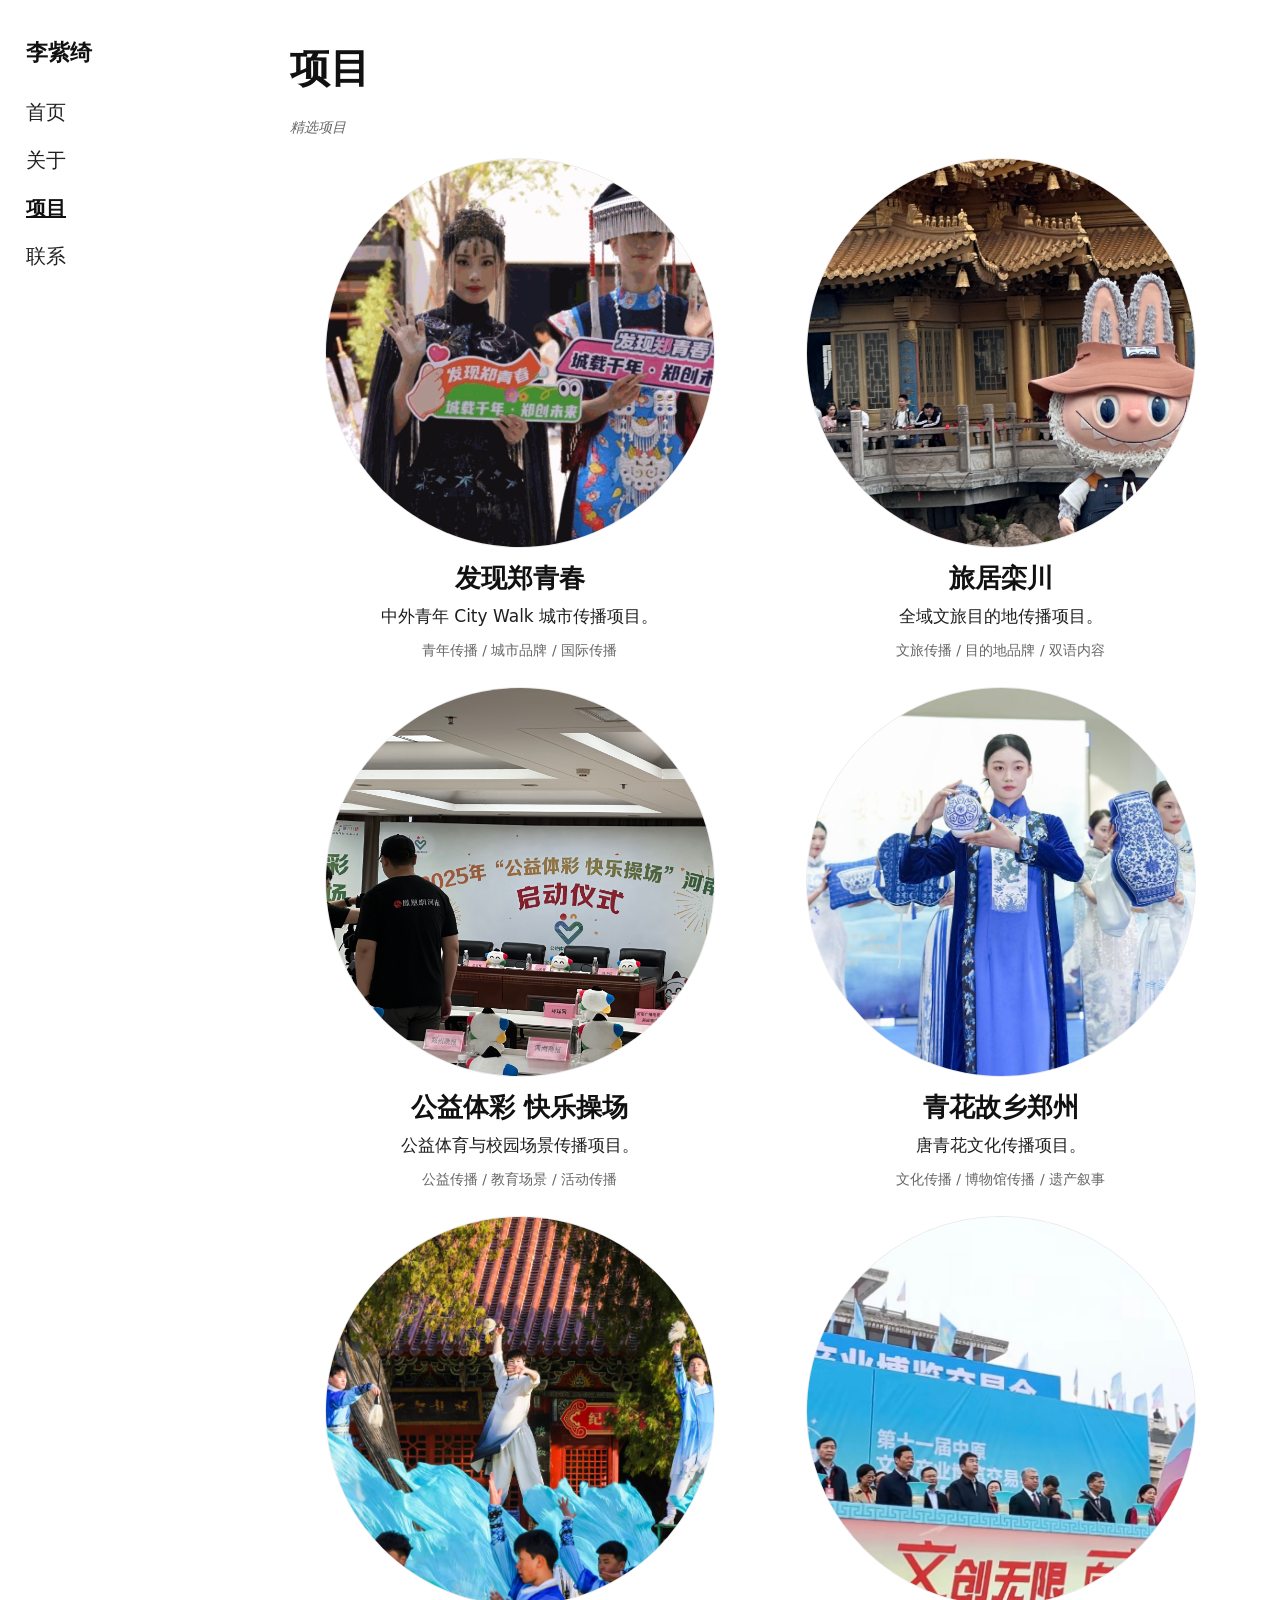
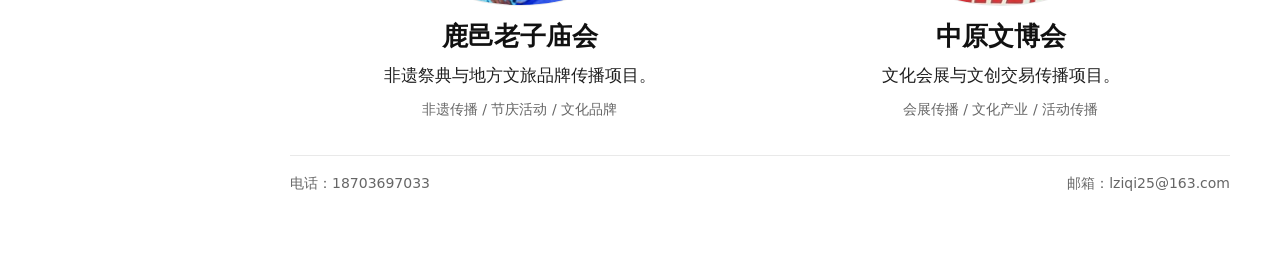
<file: words.html>
<!DOCTYPE html>
<html lang="zh-CN">
<head>
  <meta charset="UTF-8" />
  <meta name="viewport" content="width=device-width, initial-scale=1.0" />
  <title>李紫绮 | 项目</title>
  <link rel="stylesheet" href="styles.css" />
</head>
<body class="left-nav-layout">
  <header class="topbar font-sans">
    <div class="wrap topbar-inner">
      <div class="site-title"><a href="index.html">李紫绮</a></div>
      <nav class="nav">
        <a href="index.html">首页</a>
        <a href="about.html">关于</a>
        <a href="words.html" aria-current="page">项目</a>
        <a href="contact.html">联系</a>
      </nav>
    </div>
  </header>

  <main class="wrap page font-sans">
    <h1 class="page-title">项目</h1>
    <p class="byline">精选项目</p>

    <div class="words-list">
      <a class="word-card" href="case-zhengqingchun.html">
        <div class="word-cover">
          <img src="IMG_7412.jpg" alt="发现郑青春项目封面图" />
        </div>
        <h3>发现郑青春</h3>
        <p class="word-summary">中外青年 City Walk 城市传播项目。</p>
        <p class="word-tags">青年传播 / 城市品牌 / 国际传播</p>
      </a>

      <a class="word-card" href="case-luanchuan.html">
        <div class="word-cover">
          <img src="IMG_1974.JPG" alt="旅居栾川项目封面图" />
        </div>
        <h3>旅居栾川</h3>
        <p class="word-summary">全域文旅目的地传播项目。</p>
        <p class="word-tags">文旅传播 / 目的地品牌 / 双语内容</p>
      </a>

      <a class="word-card" href="case-ticai.html">
        <div class="word-cover">
          <img src="IMG_0602.JPG" alt="公益体彩快乐操场项目封面图" />
        </div>
        <h3>公益体彩 快乐操场</h3>
        <p class="word-summary">公益体育与校园场景传播项目。</p>
        <p class="word-tags">公益传播 / 教育场景 / 活动传播</p>
      </a>

      <a class="word-card" href="case-qinghua.html">
        <div class="word-cover">
          <img src="IMG_7437.jpg" alt="青花故乡郑州项目封面图" />
        </div>
        <h3>青花故乡郑州</h3>
        <p class="word-summary">唐青花文化传播项目。</p>
        <p class="word-tags">文化传播 / 博物馆传播 / 遗产叙事</p>
      </a>

      <a class="word-card" href="case-laozi.html">
        <div class="word-cover">
          <img src="IMG_7444.JPG" alt="鹿邑老子庙会项目封面图" />
        </div>
        <h3>鹿邑老子庙会</h3>
        <p class="word-summary">非遗祭典与地方文旅品牌传播项目。</p>
        <p class="word-tags">非遗传播 / 节庆活动 / 文化品牌</p>
      </a>

      <a class="word-card" href="case-wenbohui.html">
        <div class="word-cover">
          <img src="IMG_7448.jpg" alt="中原文博会项目封面图" />
        </div>
        <h3>中原文博会</h3>
        <p class="word-summary">文化会展与文创交易传播项目。</p>
        <p class="word-tags">会展传播 / 文化产业 / 活动传播</p>
      </a>
    </div>

    <div class="footer">
      <span>电话：18703697033</span>
      <span>邮箱：lziqi25@163.com</span>
    </div>
  </main>
</body>
</html>
</file>
<file: styles.css>
/* Katy Lee 风格：极简白底、轻字体、极少装饰 */
:root{
  --bg: #ffffff;
  --text: #111111;
  --muted: #666666;
  --line: #e9e9e9;
  --maxw: 980px;
}

*{ box-sizing:border-box; }
html, body{ margin:0; padding:0; }
body{
  background: var(--bg);
  color: var(--text);
  line-height: 1.7;
  text-rendering: optimizeLegibility;
  -webkit-font-smoothing: antialiased;
}

/* Katy Lee：基本是无衬线，大小与留白做层级 */
.font-sans{
  font-family: ui-sans-serif, system-ui, -apple-system, BlinkMacSystemFont, "Segoe UI",
    "PingFang SC","Hiragino Sans GB","Microsoft YaHei", Arial, sans-serif;
}

a{ color: inherit; }

.wrap{
  width: min(var(--maxw), 92vw);
  margin: 0 auto;
}

/* Home 背景：照片 + 柔化遮罩（只在 index.html body.home-bg 生效） */
body.home-bg{
  background: #ffffff;
  color: #111111;
  font-family: ui-serif, "Iowan Old Style", "Palatino Linotype", Palatino, Georgia, "Times New Roman", Times, serif;
}
body.home-bg::before{
  content:"";
  position: fixed;
  left: clamp(16px, 2.4vw, 36px);
  top: 0;
  bottom: 0;
  width: calc(46vw - clamp(16px, 2.4vw, 36px));
  z-index: 0;
  background-image: var(--home-image);
  background-size: cover;
  background-position: 12% center;
  background-repeat: no-repeat;
  filter: saturate(0.92) contrast(0.97) brightness(1.02) blur(1px);
  opacity: 1;
}
body.home-bg::after{
  content: none;
}

/* 顶部导航：仅 Home / About / Content / Contact */
.topbar{
  border-bottom: 1px solid var(--line);
  background: #fff;
}
.topbar-inner{
  padding: 18px 0 14px;
  display:flex;
  align-items: baseline;
  justify-content: space-between;
  gap: 16px;
}
.site-title{
  font-size: 14px;
  font-weight: 650;
  letter-spacing: 0.01em;
}
.site-title a{
  text-decoration: none;
}
.nav{
  display:flex;
  gap: 18px;
  flex-wrap: wrap;
  font-size: 14px;
  color: var(--muted);
}
.nav a{
  text-decoration: none;
}
.nav a:hover{
  text-decoration: underline;
  color: var(--text);
}
.nav a[aria-current="page"]{
  text-decoration: underline;
  color: var(--text);
  font-weight: 600;
}

/* 页面骨架 */
.page{
  padding: 34px 0 70px;
}
.rule{ height:1px; background: var(--line); margin: 22px 0; }

/* 首页（katylee.eu）：居中大标题 + enter */
.home{
  min-height: calc(100vh - 70px);
  display:grid;
  place-items: center;
  width: 100%;
  padding: 56px clamp(90px, 14vw, 280px) 56px 0;
  justify-items: end;
}
.home-inner{
  text-align: left;
  position: relative;
  z-index: 1;
  padding: 0;
  background: transparent;
  border: none;
  backdrop-filter: none;
  margin-right: 0;
}
.home-title{
  font-size: clamp(52px, 7.2vw, 84px);
  margin: 0 0 12px;
  font-weight: 420;
  letter-spacing: 0.12em;
  color: #111111;
  text-shadow: none;
}
.home-sub{
  margin: 0;
  color: #111111;
  font-size: clamp(52px, 7.2vw, 84px);
  font-weight: 420;
  letter-spacing: 0.12em;
  text-shadow: none;
}
.enter{
  display:inline-block;
  margin-top: 22px;
  color: #111111;
  font-size: 15px;
  letter-spacing: 0.14em;
  text-decoration: none;
  padding: 10px 18px;
  border-radius: 0;
  border: 1px solid #111111;
  background: rgba(255,255,255,0.92);
}
.enter:hover{
  text-decoration: none;
  background: #111111;
  color: #ffffff;
}

/* About 正文：大段文本，轻边距 */
.page-title{
  font-size: 40px;
  margin: 0 0 14px;
  font-weight: 650;
}
.byline{
  margin: 0 0 18px;
  font-style: italic;
  color: var(--muted);
  font-size: 14px;
}
.prose{
  font-size: 16px;
  color: #1f1f1f;
  max-width: 820px;
}
.prose p{ margin: 0 0 16px; }

.about-layout{
  display: grid;
  grid-template-columns: minmax(0, 1fr) 320px;
  gap: 34px;
  align-items: start;
}
.about-photo-wrap{
  position: sticky;
  top: 24px;
}
.about-photo{
  width: 100%;
  max-width: 320px;
  height: auto;
  display: block;
  border-radius: 12px;
  border: 1px solid var(--line);
  object-fit: cover;
}

/* 时间线 */
.timeline{ display:grid; gap: 14px; margin-top: 16px; }
.titem{ padding-top: 2px; }
.tmeta{ color: var(--muted); font-size: 13px; margin-bottom: 4px; }
.ttitle{ font-weight: 650; font-size: 15px; margin-bottom: 6px; }
.tdesc{ margin: 0; color: #1f1f1f; font-size: 15px; }

/* 能力列表 */
.section-head{
  margin: 18px 0 10px;
  font-size: 16px;
  font-weight: 650;
}
.list{ display:grid; gap: 10px; }
.li{ padding: 0; border: none; }
.li strong{ font-weight: 650; }
.li span{ color: #1f1f1f; }

.projects{ display:grid; gap: 14px; }
.project{ padding: 0; border: none; }
.project h3{ margin: 0 0 8px; font-size: 16px; font-weight: 650; }
.sar{ display:grid; gap: 6px; font-size: 15px; }
.sar-row{ display:grid; grid-template-columns: 74px 1fr; gap: 12px; }
.sar-row b{ color: var(--muted); font-size: 12px; letter-spacing: 0.14em; text-transform: uppercase; padding-top: 3px; }

/* Words 项目总览 */
.words-list{
  display: grid;
  grid-template-columns: repeat(2, minmax(0, 1fr));
  gap: 24px 22px;
}
.word-card{
  text-decoration: none;
  color: inherit;
  display: block;
}
.word-cover{
  width: 390px;
  aspect-ratio: 1 / 1;
  border: 1px solid var(--line);
  border-radius: 999px;
  background: #fafafa;
  display: grid;
  place-items: center;
  color: var(--muted);
  font-size: 13px;
  letter-spacing: 0.02em;
  overflow: hidden;
  margin: 0 auto 4px;
}
.word-cover img{
  width: 100%;
  height: 100%;
  object-fit: cover;
  display: block;
}
.word-card h3{
  margin: 14px 0 8px;
  font-size: 26px;
  font-weight: 600;
  text-align: center;
  line-height: 1.25;
}
.word-summary{
  margin: 0 0 8px;
  color: #1f1f1f;
  font-size: 17px;
  text-align: center;
}
.word-tags{
  margin: 0;
  color: var(--muted);
  font-size: 14px;
  text-align: center;
}
.word-card:hover h3{
  text-decoration: underline;
}

/* 左侧导航布局（用于 Words 与 case 页面） */
.left-nav-layout .topbar{
  position: fixed;
  top: 0;
  left: 0;
  bottom: 0;
  width: 240px;
  border-right: none;
  border-bottom: none;
  background: #fff;
}
.left-nav-layout .topbar-inner{
  width: 100%;
  padding: 34px 26px;
  flex-direction: column;
  align-items: flex-start;
  justify-content: flex-start;
  gap: 24px;
}
.left-nav-layout .nav{
  flex-direction: column;
  gap: 14px;
  align-items: flex-start;
  font-size: 20px;
  color: #222;
}
.left-nav-layout .site-title{
  font-size: 22px;
  font-weight: 600;
  letter-spacing: 0.01em;
}
.left-nav-layout main.wrap.page{
  margin-left: 290px;
  width: min(980px, calc(100vw - 340px));
}

/* Case 页面 */
.case-back{
  margin: 0 0 10px;
  font-size: 14px;
  color: var(--muted);
}
.case-back a{
  text-decoration: none;
}
.case-back a:hover{
  text-decoration: underline;
}
.case-gallery{
  display: grid;
  grid-template-columns: repeat(2, minmax(0, 1fr));
  gap: 14px;
}
.case-gallery img{
  width: 100%;
  aspect-ratio: 4 / 3;
  object-fit: cover;
  display: block;
  border-radius: 10px;
  border: 1px solid var(--line);
}
.case-prose{
  max-width: none;
  width: 100%;
  text-align: justify;
  text-justify: distribute;
}
.case-prose p{
  text-align: justify;
  text-justify: distribute;
  text-align-last: auto;
  line-height: 1.9;
  word-break: break-word;
}

.footer{
  border-top: 1px solid var(--line);
  margin-top: 34px;
  padding-top: 16px;
  color: var(--muted);
  font-size: 14px;
  display:flex;
  justify-content: space-between;
  flex-wrap: wrap;
  gap: 10px 14px;
}

@media (max-width: 920px){
  .sar-row{ grid-template-columns: 66px 1fr; }
  .about-layout{
    grid-template-columns: 1fr;
    gap: 22px;
  }
  .about-photo-wrap{
    position: static;
    order: -1;
  }
  .about-photo{
    max-width: 280px;
  }
  .words-list{
    grid-template-columns: 1fr;
    gap: 20px;
  }
  .left-nav-layout .topbar{
    position: static;
    width: auto;
    border-right: none;
    border-bottom: 1px solid var(--line);
  }
  .left-nav-layout .topbar-inner{
    width: min(var(--maxw), 92vw);
    padding: 18px 0 14px;
    margin: 0 auto;
    flex-direction: row;
    align-items: baseline;
    justify-content: space-between;
    gap: 16px;
  }
  .left-nav-layout .nav{
    flex-direction: row;
    gap: 18px;
    flex-wrap: wrap;
  }
  .left-nav-layout main.wrap.page{
    margin-left: auto;
    width: min(var(--maxw), 92vw);
  }
  .word-cover{
    width: min(82vw, 390px);
  }
  .case-gallery{
    grid-template-columns: 1fr;
  }
}
</file>
